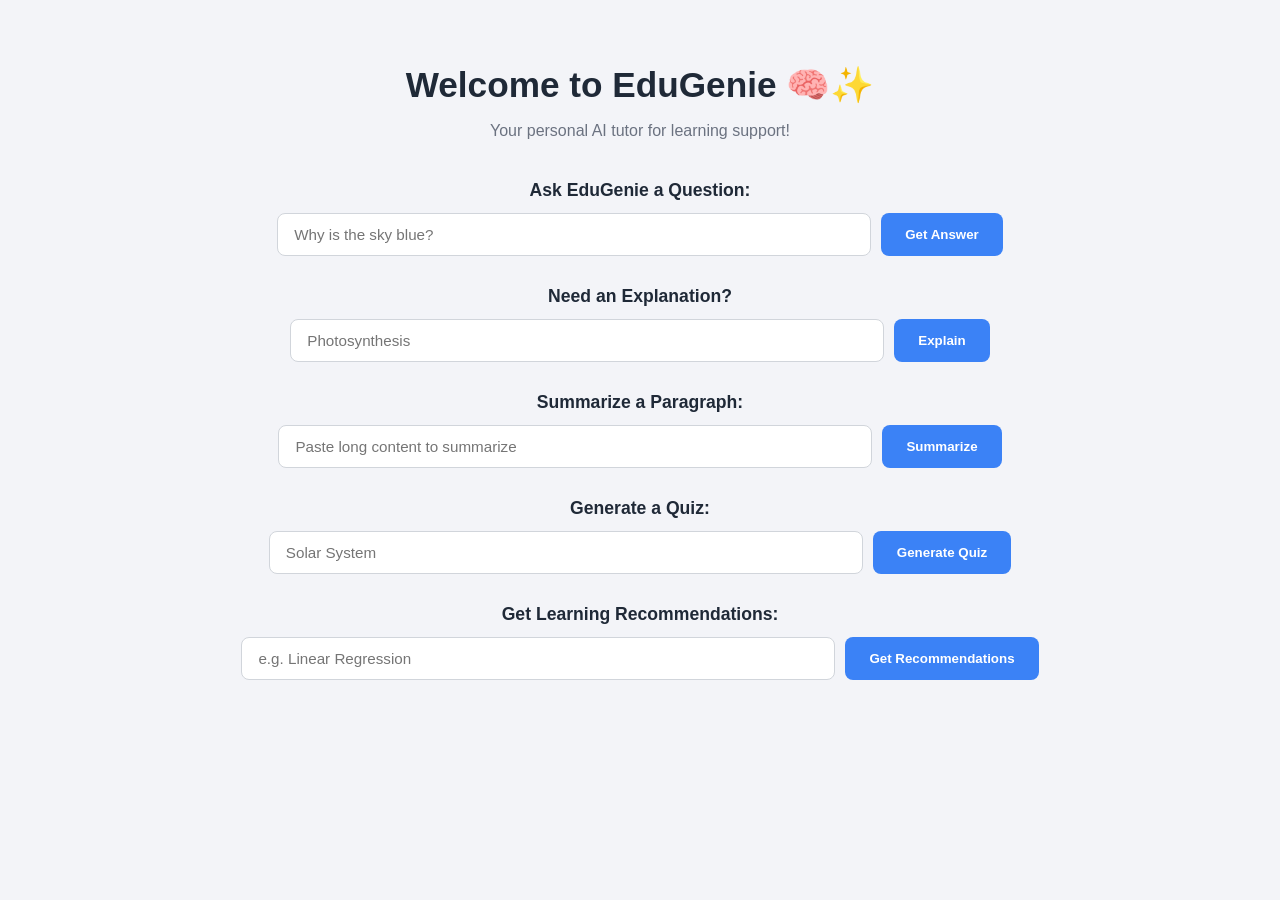
<file: static/templates/index.html>
<!DOCTYPE html>
<html lang="en">
<head>
    <meta charset="UTF-8">
    <meta name="viewport" content="width=device-width, initial-scale=1.0">
    <title>EduGenie - AI Learning Assistant</title>
    <link rel="stylesheet" href="/static/style.css">
</head>
<body>
    <div class="container">
        <h1>Welcome to EduGenie 🧠✨</h1>
        <p class="subtitle">Your personal AI tutor for learning support!</p>

        <!-- Q&A Module -->
        <div class="section-card">
            <form id="qaForm">
                <label><strong>Ask EduGenie a Question:</strong></label>
                <div class="input-group">
                    <input type="text" id="question" placeholder="Why is the sky blue?" required>
                    <button type="submit">Get Answer</button>
                </div>
            </form>
            <div id="qaResult" class="output"></div>
        </div>

        <!-- Explanation Module -->
        <div class="section-card">
            <form id="explainForm">
                <label><strong>Need an Explanation?</strong></label>
                <div class="input-group">
                    <input type="text" id="topic" placeholder="Photosynthesis" required>
                    <button type="submit">Explain</button>
                </div>
            </form>
            <div id="explanationResult" class="output"></div>
        </div>

        <!-- Summarization Module -->
        <div class="section-card">
            <form id="summaryForm">
                <label><strong>Summarize a Paragraph:</strong></label>
                <div class="input-group">
                    <input type="text" id="summaryText" placeholder="Paste long content to summarize" required>
                    <button type="submit">Summarize</button>
                </div>
            </form>
            <div id="summaryResult" class="output"></div>
        </div>

        <!-- Quiz Generation Module -->
        <div class="section-card">
            <form id="quizForm">
                <label><strong>Generate a Quiz:</strong></label>
                <div class="input-group">
                    <input type="text" id="quizText" placeholder="Solar System" required>
                    <button type="submit">Generate Quiz</button>
                </div>
            </form>
            <div id="quizResult" class="output"></div>
        </div>

        <!-- Learning Path Module -->
        <div class="section-card">
            <form id="learnForm">
                <label><strong>Get Learning Recommendations:</strong></label>
                <div class="input-group">
                    <input type="text" id="learnTopic" placeholder="e.g. Linear Regression" required>
                    <button type="submit">Get Recommendations</button>
                </div>
            </form>
            <div id="learnResult" class="output"></div>
        </div>
    </div>

    <script>
        // Q&A Handler
        document.getElementById('qaForm').addEventListener('submit', async (e) => {
            e.preventDefault();
            const q = document.getElementById('question').value;
            const resDiv = document.getElementById('qaResult');
            resDiv.style.display = 'block';
            resDiv.innerHTML = 'Thinking...';
            const res = await fetch(`/qa?question=${encodeURIComponent(q)}`);
            const data = await res.json();
            resDiv.innerHTML = `<strong>Answer:</strong><br><br>${data.answer}`;
        });

        // Explanation Handler
        document.getElementById('explainForm').addEventListener('submit', async (e) => {
            e.preventDefault();
            const topic = document.getElementById('topic').value;
            const resDiv = document.getElementById('explanationResult');
            resDiv.style.display = 'block';
            resDiv.innerHTML = 'Generating explanation...';
            const res = await fetch('/explain/', {
                method: 'POST',
                headers: {'Content-Type': 'application/json'},
                body: JSON.stringify({topic})
            });
            const data = await res.json();
            resDiv.innerHTML = `<strong>Explanation:</strong><br><br>${data.explanation}`;
        });

        // Summary Handler
        document.getElementById('summaryForm').addEventListener('submit', async (e) => {
            e.preventDefault();
            const text = document.getElementById('summaryText').value;
            const resDiv = document.getElementById('summaryResult');
            resDiv.style.display = 'block';
            resDiv.innerHTML = 'Summarizing...';
            const res = await fetch('/summarize/', {
                method: 'POST',
                headers: {'Content-Type': 'application/json'},
                body: JSON.stringify({text})
            });
            const data = await res.json();
            resDiv.innerHTML = `<strong>Summary:</strong><br><br>${data.summary}`;
        });

        // Quiz Handler
        document.getElementById('quizForm').addEventListener('submit', async (e) => {
            e.preventDefault();
            const text = document.getElementById('quizText').value;
            const resDiv = document.getElementById('quizResult');
            resDiv.style.display = 'block';
            resDiv.innerHTML = 'Generating quiz...';
            const res = await fetch('/quiz', {
                method: 'POST',
                headers: {'Content-Type': 'application/json'},
                body: JSON.stringify({text})
            });
            const data = await res.json();
            
            if (!data.quiz || data.quiz.length === 0) {
                resDiv.innerHTML = 'Failed to generate quiz. Please try again.';
                return;
            }

            let html = '<strong>Quiz:</strong><br><br>';
            data.quiz.forEach((q, idx) => {
                html += `<div class="quiz-q">
                    <p><strong>Q${idx + 1}:</strong>${q.question}</p>`;
                q.options.forEach(opt => {
                    html += `<label class="quiz-option">
                        <input type="radio" name="q${idx}" value="${opt}"> ${opt}
                    </label>`;
                });
                html += `<button onclick="checkAnswer(${idx}, '${q.answer.replace(/'/g, "\\'")}')" style="margin-top:8px; padding: 6px 12px;">Check Answer</button>
                <div id="fb${idx}" class="feedback"></div></div><hr style="border:0; border-top:1px solid #eee;">`;
            });
            resDiv.innerHTML = html;
        });

        function checkAnswer(qIdx, correctAnswer) {
            const selected = document.querySelector(`input[name="q${qIdx}"]:checked`);
            const fbDiv = document.getElementById(`fb${qIdx}`);
            if (!selected) {
                fbDiv.className = 'feedback incorrect';
                fbDiv.innerHTML = 'Please select an option!';
                return;
            }
            if (selected.value === correctAnswer) {
                fbDiv.className = 'feedback correct';
                fbDiv.innerHTML = '✅ Correct!';
            } else {
                fbDiv.className = 'feedback incorrect';
                fbDiv.innerHTML = `❌ Incorrect. Correct answer: ${correctAnswer}`;
            }
        }

        // Learning Path Handler
        document.getElementById('learnForm').addEventListener('submit', async (e) => {
            e.preventDefault();
            const topic = document.getElementById('learnTopic').value;
            const resDiv = document.getElementById('learnResult');
            resDiv.style.display = 'block';
            resDiv.innerHTML = 'Building learning path...';
            const res = await fetch(`/learn/recommendations?topic=${encodeURIComponent(topic)}`);
            const data = await res.json();
            resDiv.innerHTML = `<strong>Learning Recommendations for "${data.topic}":</strong><br><br>${data.recommendation}`;
        });
    </script>
</body>
</html>
</file>
<file: static/style.css>
:root {
  --bg-color: #f3f4f8;
  --card-bg: #ffffff;
  --primary-color: #3b82f6;
  --primary-hover: #2563eb;
  --text-color: #1f2937;
  --border-radius: 12px;
}

body {
  font-family: -apple-system, BlinkMacSystemFont, "Segoe UI", Roboto, Helvetica, Arial, sans-serif;
  background-color: var(--bg-color);
  color: var(--text-color);
  margin: 0;
  padding: 40px 20px;
  display: flex;
  flex-direction: column;
  align-items: center;
}

.container {
  max-width: 800px;
  width: 100%;
}

h1 {
  text-align: center;
  font-size: 2.2rem;
  margin-bottom: 8px;
}

.subtitle {
  text-align: center;
  color: #6b7280;
  margin-bottom: 40px;
}

.section-card {
  margin-bottom: 30px;
  text-align: center;
}

.section-card label {
  display: block;
  font-size: 1.1rem;
  font-weight: 600;
  margin-bottom: 12px;
}

.input-group {
  display: flex;
  justify-content: center;
  gap: 10px;
  margin-bottom: 15px;
}

input[type="text"], textarea {
  width: 70%;
  padding: 12px 16px;
  border: 1px solid #d1d5db;
  border-radius: 8px;
  font-size: 0.95rem;
  outline: none;
  transition: border-color 0.2s;
}

input[type="text"]:focus, textarea:focus {
  border-color: var(--primary-color);
}

button {
  padding: 12px 24px;
  background-color: var(--primary-color);
  color: white;
  border: none;
  border-radius: 8px;
  font-weight: 600;
  cursor: pointer;
  transition: background-color 0.2s;
}

button:hover {
  background-color: var(--primary-hover);
}

.output {
  display: none;
  background-color: var(--card-bg);
  border-radius: var(--border-radius);
  padding: 24px;
  box-shadow: 0 4px 6px -1px rgba(0, 0, 0, 0.05), 0 2px 4px -1px rgba(0, 0, 0, 0.03);
  text-align: left;
  white-space: pre-wrap;
  line-height: 1.6;
  margin-top: 15px;
}

.quiz-q {
  margin-bottom: 20px;
}

.quiz-q p {
  font-weight: 600;
  margin-bottom: 8px;
}

.quiz-option {
  display: block;
  margin: 6px 0;
  cursor: pointer;
}

.feedback {
  font-weight: bold;
  margin-top: 8px;
}

.feedback.correct {
  color: #16a34a;
}

.feedback.incorrect {
  color: #dc2626;
}
</file>
